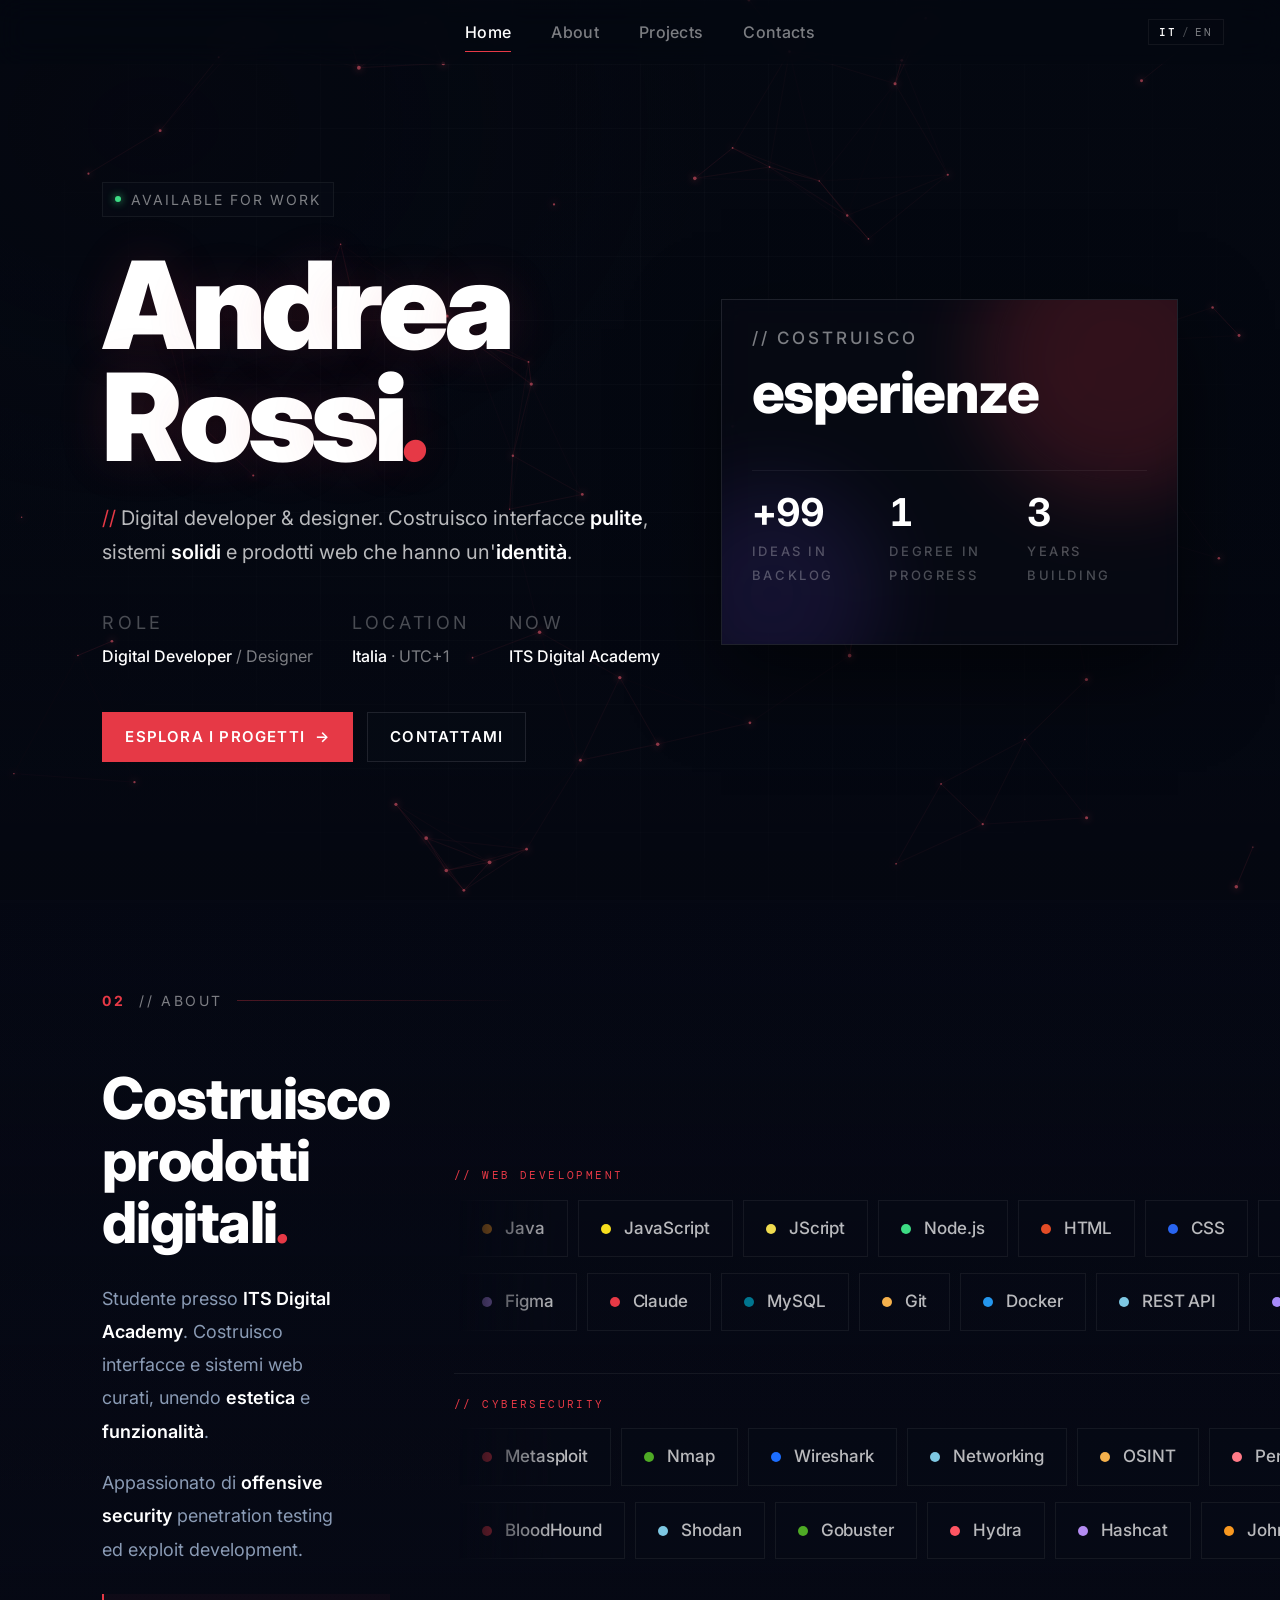
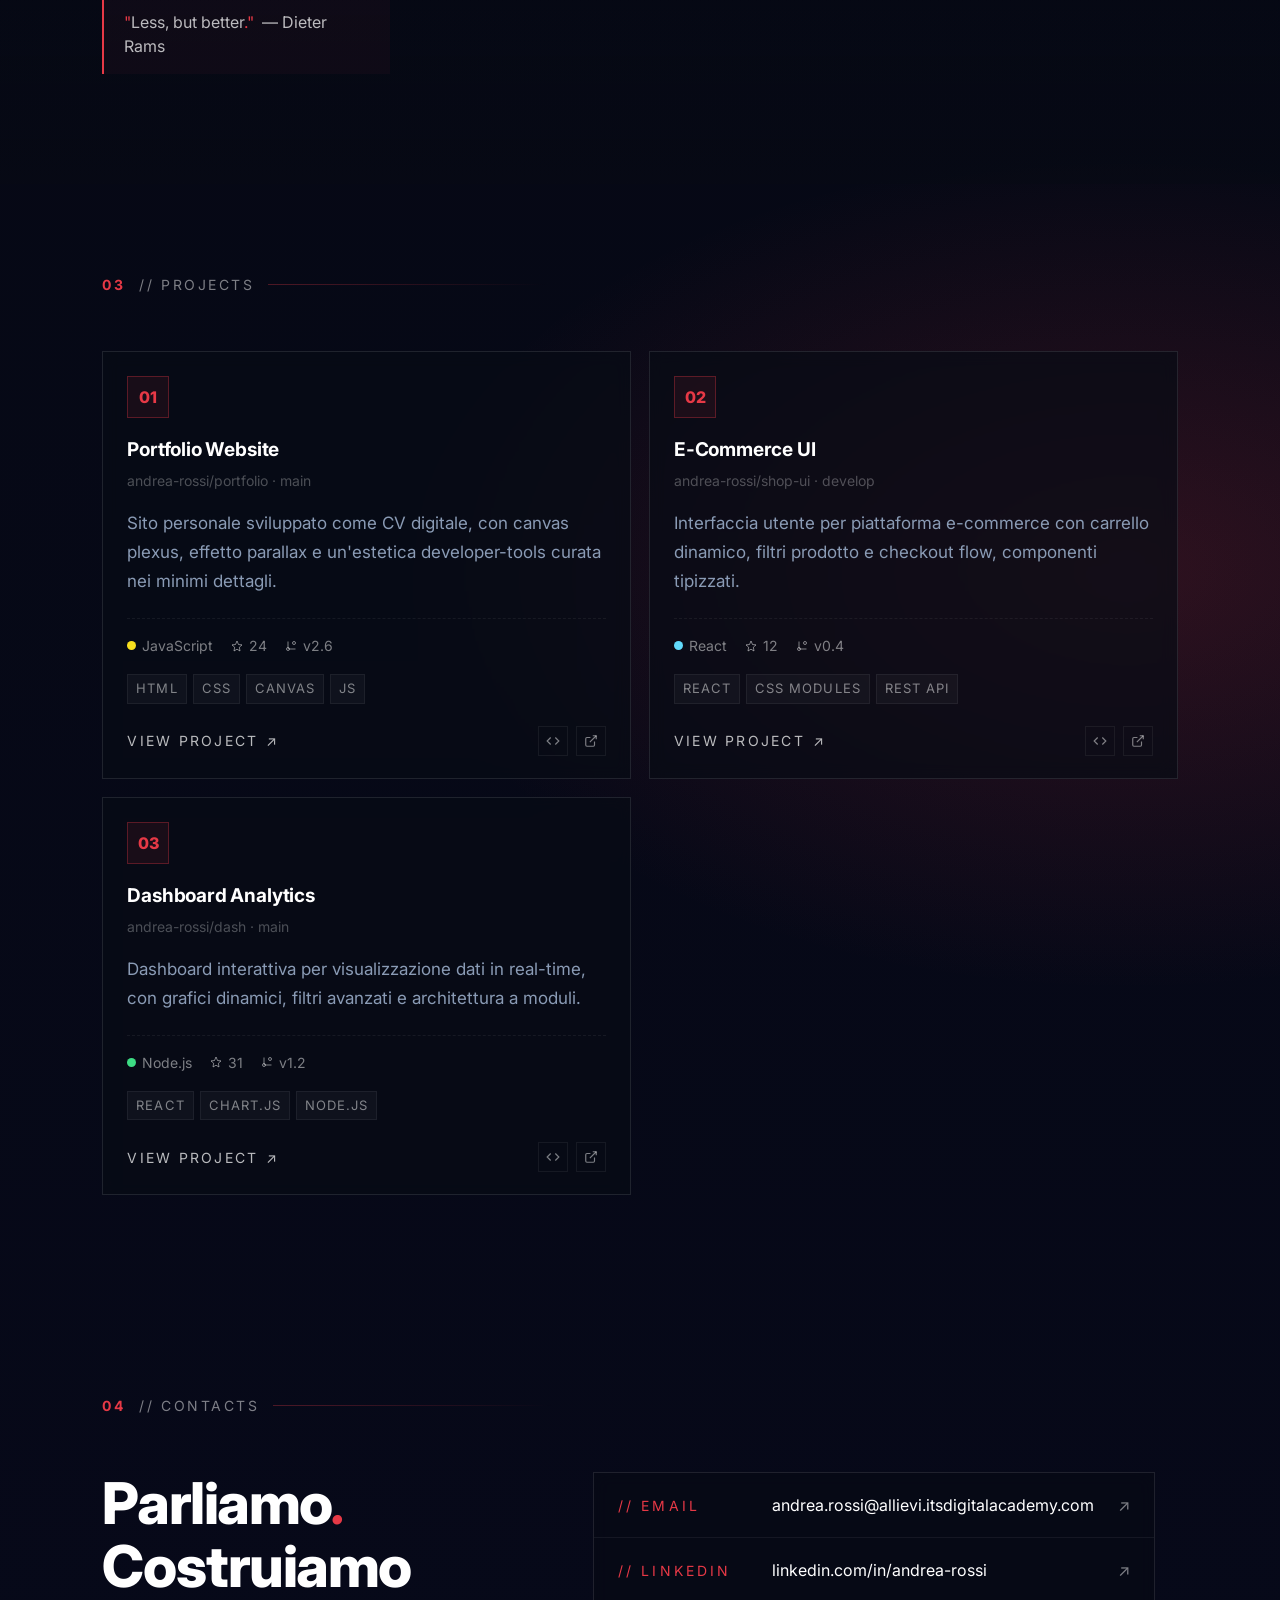
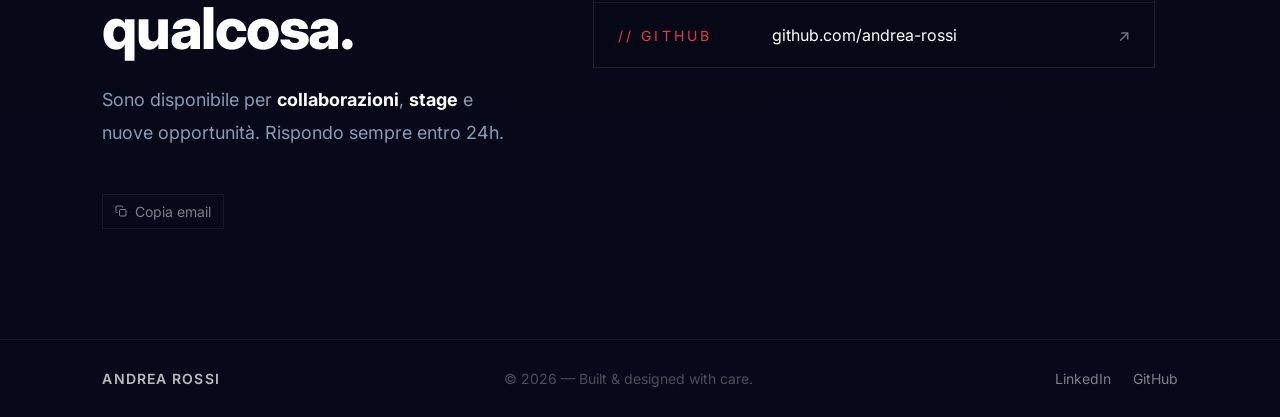
<file: src/index.html>
<!doctype html>
<html lang="it">
  <head>
    <meta charset="UTF-8" />
    <meta name="viewport" content="width=device-width, initial-scale=1.0" />
    <title>Andrea Rossi — Digital Developer &amp; Designer</title>
    <link rel="preconnect" href="https://fonts.googleapis.com" />
    <link rel="preconnect" href="https://fonts.gstatic.com" crossorigin />
    <link
      href="https://fonts.googleapis.com/css2?family=Inter:wght@400;500;600;700;800;900&family=DM+Mono:wght@400;500&display=swap"
      rel="stylesheet"
    />
    <link rel="stylesheet" href="style.css" />
  </head>
  <body>
    <div class="plexus-bg"></div>
    <div class="grid-overlay"></div>
    <canvas id="hero-canvas"></canvas>

    <!-- ───────────── Top bar — minimal & editorial ───────────── -->
    <header class="topbar">
      <nav class="nav">
        <a href="#home" class="active">Home</a>
        <a href="#about">About</a>
        <a href="#projects">Projects</a>
        <a href="#contacts">Contacts</a>
      </nav>
      <button class="lang-toggle" id="lang-toggle" title="Switch language">
        <span id="lang-active">IT</span>
        <span class="lang-sep">/</span>
        <span id="lang-inactive">EN</span>
      </button>
    </header>

    <main>
      <!-- ───────────── Hero ───────────── -->
      <section class="hero" id="home">
        <div class="hero-left">
          <div class="hero-tag">
            <span class="dot"></span>
            <span>available for work</span>
          </div>

          <h1>
            <span class="name-line">
              <span style="--i:0">A</span><span style="--i:1">n</span><span style="--i:2">d</span><span style="--i:3">r</span><span style="--i:4">e</span><span style="--i:5">a</span>
            </span>
            <span class="name-line">
              <span style="--i:6">R</span><span style="--i:7">o</span><span style="--i:8">s</span><span style="--i:9">s</span><span style="--i:10">i</span><span style="--i:11" class="accent">.</span>
            </span>
          </h1>

          <p class="hero-subline" data-i18n="hero-subline">
            <span class="red">//</span> Digital developer &amp; designer.
            Costruisco interfacce <strong>pulite</strong>, sistemi
            <strong>solidi</strong> e prodotti web che hanno un'<strong>identità</strong>.
          </p>

          <div class="hero-meta-grid">
            <div class="hero-meta-item">
              <div class="k">Role</div>
              <div class="v">Digital Developer <span class="dim">/ Designer</span></div>
            </div>
            <div class="hero-meta-item">
              <div class="k">Location</div>
              <div class="v">Italia <span class="dim">· UTC+1</span></div>
            </div>
            <div class="hero-meta-item">
              <div class="k">Now</div>
              <div class="v">ITS Digital Academy</div>
            </div>
          </div>

          <div class="hero-actions">
            <a class="btn btn-primary" href="#projects">
              <span data-i18n="btn-primary">Esplora i progetti</span>
              <span class="arrow">→</span>
            </a>
            <a class="btn btn-ghost" href="#contacts">
              <span data-i18n="btn-ghost">Contattami</span>
            </a>
          </div>
        </div>

        <div class="hero-right">
          <div class="manifesto">
            <span class="orb orb-a"></span>
            <span class="orb orb-b"></span>

            <div class="m-stage">
              <span class="m-prefix" data-i18n="m-prefix">// Costruisco</span>
              <div class="m-rotator" id="m-rotator">
                <span class="m-word active" data-i18n="mword-0">interfacce</span>
                <span class="m-word" data-i18n="mword-1">esperienze</span>
                <span class="m-word" data-i18n="mword-2">prodotti</span>
                <span class="m-word" data-i18n="mword-3">strumenti</span>
                <span class="m-word" data-i18n="mword-4">storie</span>
              </div>
            </div>

            <div class="m-divider"></div>

            <div class="m-counters">
              <div class="m-counter">
                <span class="num" data-to="99" data-prefix="+">+0</span>
                <span class="lbl">Ideas in backlog</span>
              </div>
              <div class="m-counter">
                <span class="num" data-to="1">0</span>
                <span class="lbl">Degree in progress</span>
              </div>
              <div class="m-counter">
                <span class="num" data-to="3">0</span>
                <span class="lbl">Years building</span>
              </div>
            </div>

          </div>
        </div>
      </section>

      <!-- ───────────── About ───────────── -->
      <section class="section" id="about">
        <div class="section-meta reveal">
          <span class="num">02</span>
          <span>// About</span>
          <span class="line"></span>
        </div>

        <div class="about-grid">
          <div class="about-bio">
            <h2 class="reveal reveal-d1" data-i18n="about-h2">
              Costruisco<br />
              prodotti digitali<span class="accent">.</span>
            </h2>
            <p class="reveal reveal-d2" data-i18n="about-p1">
              Studente presso <strong>ITS Digital Academy</strong>. Costruisco interfacce e sistemi web curati, unendo <strong>estetica</strong> e <strong>funzionalità</strong>.
            </p>
            <p class="reveal reveal-d3" data-i18n="about-p2">
              Appassionato di <strong>offensive security</strong> penetration testing ed exploit development.
            </p>

            <div class="about-quote reveal reveal-d3">
              <span>"</span>Less, but better<span>."</span> &nbsp;— Dieter Rams
            </div>
          </div>

          <div class="about-details reveal reveal-d2">
            <div class="stack-label">// Web Development</div>
            <div class="tech-marquee">
              <div class="mq">
                <div class="mq-track">
                  <span class="mq-chip"><span class="dot" style="background:#f89820"></span>Java</span>
                  <span class="mq-chip"><span class="dot" style="background:#f7df1e"></span>JavaScript</span>
                  <span class="mq-chip"><span class="dot" style="background:#f0db4f"></span>JScript</span>
                  <span class="mq-chip"><span class="dot" style="background:#3ddc84"></span>Node.js</span>
                  <span class="mq-chip"><span class="dot" style="background:#e34c26"></span>HTML</span>
                  <span class="mq-chip"><span class="dot" style="background:#2965f1"></span>CSS</span>
                  <span class="mq-chip"><span class="dot" style="background:#3572a5"></span>Python</span>
                  <span class="mq-chip"><span class="dot" style="background:#4eaa25"></span>Bash</span>
                  <span class="mq-chip"><span class="dot" style="background:#5391fe"></span>PowerShell</span>
                  <!-- duplicate for seamless loop -->
                  <span class="mq-chip"><span class="dot" style="background:#f89820"></span>Java</span>
                  <span class="mq-chip"><span class="dot" style="background:#f7df1e"></span>JavaScript</span>
                  <span class="mq-chip"><span class="dot" style="background:#f0db4f"></span>JScript</span>
                  <span class="mq-chip"><span class="dot" style="background:#3ddc84"></span>Node.js</span>
                  <span class="mq-chip"><span class="dot" style="background:#e34c26"></span>HTML</span>
                  <span class="mq-chip"><span class="dot" style="background:#2965f1"></span>CSS</span>
                  <span class="mq-chip"><span class="dot" style="background:#3572a5"></span>Python</span>
                  <span class="mq-chip"><span class="dot" style="background:#4eaa25"></span>Bash</span>
                  <span class="mq-chip"><span class="dot" style="background:#5391fe"></span>PowerShell</span>
                </div>
              </div>
              <div class="mq mq-rev">
                <div class="mq-track">
                  <span class="mq-chip"><span class="dot" style="background:#b48cf2"></span>Figma</span>
                  <span class="mq-chip"><span class="dot" style="background:#e63946"></span>Claude</span>
                  <span class="mq-chip"><span class="dot" style="background:#00758f"></span>MySQL</span>
                  <span class="mq-chip"><span class="dot" style="background:#f5b14c"></span>Git</span>
                  <span class="mq-chip"><span class="dot" style="background:#2496ed"></span>Docker</span>
                  <span class="mq-chip"><span class="dot" style="background:#7ec8e3"></span>REST API</span>
                  <span class="mq-chip"><span class="dot" style="background:#a78bfa"></span>Linux/Windows Server</span>
                  <!-- duplicate -->
                  <span class="mq-chip"><span class="dot" style="background:#b48cf2"></span>Figma</span>
                  <span class="mq-chip"><span class="dot" style="background:#e63946"></span>Claude</span>
                  <span class="mq-chip"><span class="dot" style="background:#00758f"></span>MySQL</span>
                  <span class="mq-chip"><span class="dot" style="background:#f5b14c"></span>Git</span>
                  <span class="mq-chip"><span class="dot" style="background:#2496ed"></span>Docker</span>
                  <span class="mq-chip"><span class="dot" style="background:#7ec8e3"></span>REST API</span>
                  <span class="mq-chip"><span class="dot" style="background:#a78bfa"></span>Linux/Windows Server</span>
                </div>
              </div>
            </div>

            <div class="cyber-section">
              <div class="stack-label">// Cybersecurity</div>
              <div class="tech-marquee">
                <div class="mq">
                  <div class="mq-track">
                    <span class="mq-chip"><span class="dot" style="background:#e63946"></span>Metasploit</span>
                    <span class="mq-chip"><span class="dot" style="background:#4eaa25"></span>Nmap</span>
                    <span class="mq-chip"><span class="dot" style="background:#1c6eff"></span>Wireshark</span>
                    <span class="mq-chip"><span class="dot" style="background:#7ec8e3"></span>Networking</span>
                    <span class="mq-chip"><span class="dot" style="background:#f5b14c"></span>OSINT</span>
                    <span class="mq-chip"><span class="dot" style="background:#ff7a87"></span>Pen Testing</span>
                    <span class="mq-chip"><span class="dot" style="background:#f5b14c"></span>BeEF</span>
                    <span class="mq-chip"><span class="dot" style="background:#ff5563"></span>Mimikatz</span>
                    <!-- duplicate -->
                    <span class="mq-chip"><span class="dot" style="background:#e63946"></span>Metasploit</span>
                    <span class="mq-chip"><span class="dot" style="background:#4eaa25"></span>Nmap</span>
                    <span class="mq-chip"><span class="dot" style="background:#1c6eff"></span>Wireshark</span>
                    <span class="mq-chip"><span class="dot" style="background:#7ec8e3"></span>Networking</span>
                    <span class="mq-chip"><span class="dot" style="background:#f5b14c"></span>OSINT</span>
                    <span class="mq-chip"><span class="dot" style="background:#ff7a87"></span>Pen Testing</span>
                    <span class="mq-chip"><span class="dot" style="background:#f5b14c"></span>BeEF</span>
                    <span class="mq-chip"><span class="dot" style="background:#ff5563"></span>Mimikatz</span>
                  </div>
                </div>
                <div class="mq mq-rev">
                  <div class="mq-track">
                    <span class="mq-chip"><span class="dot" style="background:#e63946"></span>BloodHound</span>
                    <span class="mq-chip"><span class="dot" style="background:#7ec8e3"></span>Shodan</span>
                    <span class="mq-chip"><span class="dot" style="background:#4eaa25"></span>Gobuster</span>
                    <span class="mq-chip"><span class="dot" style="background:#ff5563"></span>Hydra</span>
                    <span class="mq-chip"><span class="dot" style="background:#b48cf2"></span>Hashcat</span>
                    <span class="mq-chip"><span class="dot" style="background:#f89820"></span>John the Ripper</span>
                    <span class="mq-chip"><span class="dot" style="background:#2496ed"></span>Aircrack-ng</span>
                    <span class="mq-chip"><span class="dot" style="background:#3ddc84"></span>tcpdump</span>
                    <!-- duplicate -->
                    <span class="mq-chip"><span class="dot" style="background:#e63946"></span>BloodHound</span>
                    <span class="mq-chip"><span class="dot" style="background:#7ec8e3"></span>Shodan</span>
                    <span class="mq-chip"><span class="dot" style="background:#4eaa25"></span>Gobuster</span>
                    <span class="mq-chip"><span class="dot" style="background:#ff5563"></span>Hydra</span>
                    <span class="mq-chip"><span class="dot" style="background:#b48cf2"></span>Hashcat</span>
                    <span class="mq-chip"><span class="dot" style="background:#f89820"></span>John the Ripper</span>
                    <span class="mq-chip"><span class="dot" style="background:#2496ed"></span>Aircrack-ng</span>
                    <span class="mq-chip"><span class="dot" style="background:#3ddc84"></span>tcpdump</span>
                  </div>
                </div>
              </div>
            </div>
          </div>
        </div>
      </section>

      <!-- ───────────── Projects ───────────── -->
      <section class="section" id="projects">
        <div class="section-meta reveal">
          <span class="num">03</span>
          <span>// Projects</span>
          <span class="line"></span>
        </div>

<div class="projects-grid">
          <!-- Card 1 -->
          <article class="proj-card reveal reveal-d1" data-tags="web,ui">
            <div class="proj-card-head">
              <div class="proj-icon">01</div>
            </div>
            <h3 class="proj-title">Portfolio Website</h3>
            <div class="proj-slug">andrea-rossi/portfolio · main</div>
            <p class="proj-desc" data-i18n="proj-desc-1">
              Sito personale sviluppato come CV digitale, con canvas plexus,
              effetto parallax e un'estetica developer-tools curata nei minimi dettagli.
            </p>
            <div class="proj-stats">
              <span class="stat">
                <span class="lang-dot" style="background:#f7df1e"></span>
                JavaScript
              </span>
              <span class="stat">
                <svg viewBox="0 0 24 24" fill="none" stroke-width="2"><path d="M12 2l3 7 7 .8-5.3 4.7L18 22l-6-3.6L6 22l1.3-7.5L2 9.8 9 9z"/></svg>
                24
              </span>
              <span class="stat">
                <svg viewBox="0 0 24 24" fill="none" stroke-width="2"><path d="M6 3v12a3 3 0 003 3h12"/><circle cx="6" cy="18" r="3"/><circle cx="18" cy="6" r="3"/></svg>
                v2.6
              </span>
            </div>
            <div class="proj-tags">
              <span>HTML</span><span>CSS</span><span>Canvas</span><span>JS</span>
            </div>
            <div class="proj-footer">
              <a href="#" class="proj-link">View project <span class="arr">↗</span></a>
              <div class="proj-actions">
                <a href="#" title="Code">
                  <svg viewBox="0 0 24 24" fill="none" stroke="currentColor" stroke-width="2"><polyline points="16 18 22 12 16 6"/><polyline points="8 6 2 12 8 18"/></svg>
                </a>
                <a href="#" title="Live">
                  <svg viewBox="0 0 24 24" fill="none" stroke="currentColor" stroke-width="2"><path d="M18 13v6a2 2 0 01-2 2H5a2 2 0 01-2-2V8a2 2 0 012-2h6"/><polyline points="15 3 21 3 21 9"/><line x1="10" y1="14" x2="21" y2="3"/></svg>
                </a>
              </div>
            </div>
          </article>

          <!-- Card 2 -->
          <article class="proj-card reveal reveal-d2" data-tags="web,ui">
            <div class="proj-card-head">
              <div class="proj-icon">02</div>
            </div>
            <h3 class="proj-title">E-Commerce UI</h3>
            <div class="proj-slug">andrea-rossi/shop-ui · develop</div>
            <p class="proj-desc" data-i18n="proj-desc-2">
              Interfaccia utente per piattaforma e-commerce con carrello dinamico,
              filtri prodotto e checkout flow, componenti tipizzati.
            </p>
            <div class="proj-stats">
              <span class="stat">
                <span class="lang-dot" style="background:#61dafb"></span>
                React
              </span>
              <span class="stat">
                <svg viewBox="0 0 24 24" fill="none" stroke-width="2"><path d="M12 2l3 7 7 .8-5.3 4.7L18 22l-6-3.6L6 22l1.3-7.5L2 9.8 9 9z"/></svg>
                12
              </span>
              <span class="stat">
                <svg viewBox="0 0 24 24" fill="none" stroke-width="2"><path d="M6 3v12a3 3 0 003 3h12"/><circle cx="6" cy="18" r="3"/><circle cx="18" cy="6" r="3"/></svg>
                v0.4
              </span>
            </div>
            <div class="proj-tags">
              <span>React</span><span>CSS Modules</span><span>REST API</span>
            </div>
            <div class="proj-footer">
              <a href="#" class="proj-link">View project <span class="arr">↗</span></a>
              <div class="proj-actions">
                <a href="#" title="Code">
                  <svg viewBox="0 0 24 24" fill="none" stroke="currentColor" stroke-width="2"><polyline points="16 18 22 12 16 6"/><polyline points="8 6 2 12 8 18"/></svg>
                </a>
                <a href="#" title="Live">
                  <svg viewBox="0 0 24 24" fill="none" stroke="currentColor" stroke-width="2"><path d="M18 13v6a2 2 0 01-2 2H5a2 2 0 01-2-2V8a2 2 0 012-2h6"/><polyline points="15 3 21 3 21 9"/><line x1="10" y1="14" x2="21" y2="3"/></svg>
                </a>
              </div>
            </div>
          </article>

          <!-- Card 3 -->
          <article class="proj-card reveal reveal-d3" data-tags="data,ui">
            <div class="proj-card-head">
              <div class="proj-icon">03</div>
            </div>
            <h3 class="proj-title">Dashboard Analytics</h3>
            <div class="proj-slug">andrea-rossi/dash · main</div>
            <p class="proj-desc" data-i18n="proj-desc-3">
              Dashboard interattiva per visualizzazione dati in real-time, con grafici
              dinamici, filtri avanzati e architettura a moduli.
            </p>
            <div class="proj-stats">
              <span class="stat">
                <span class="lang-dot" style="background:#3ddc84"></span>
                Node.js
              </span>
              <span class="stat">
                <svg viewBox="0 0 24 24" fill="none" stroke-width="2"><path d="M12 2l3 7 7 .8-5.3 4.7L18 22l-6-3.6L6 22l1.3-7.5L2 9.8 9 9z"/></svg>
                31
              </span>
              <span class="stat">
                <svg viewBox="0 0 24 24" fill="none" stroke-width="2"><path d="M6 3v12a3 3 0 003 3h12"/><circle cx="6" cy="18" r="3"/><circle cx="18" cy="6" r="3"/></svg>
                v1.2
              </span>
            </div>
            <div class="proj-tags">
              <span>React</span><span>Chart.js</span><span>Node.js</span>
            </div>
            <div class="proj-footer">
              <a href="#" class="proj-link">View project <span class="arr">↗</span></a>
              <div class="proj-actions">
                <a href="#" title="Code">
                  <svg viewBox="0 0 24 24" fill="none" stroke="currentColor" stroke-width="2"><polyline points="16 18 22 12 16 6"/><polyline points="8 6 2 12 8 18"/></svg>
                </a>
                <a href="#" title="Live">
                  <svg viewBox="0 0 24 24" fill="none" stroke="currentColor" stroke-width="2"><path d="M18 13v6a2 2 0 01-2 2H5a2 2 0 01-2-2V8a2 2 0 012-2h6"/><polyline points="15 3 21 3 21 9"/><line x1="10" y1="14" x2="21" y2="3"/></svg>
                </a>
              </div>
            </div>
          </article>
        </div>
      </section>

      <!-- ───────────── Contacts ───────────── -->
      <section class="section" id="contacts">
        <div class="section-meta reveal">
          <span class="num">04</span>
          <span>// Contacts</span>
          <span class="line"></span>
        </div>

        <div class="contacts-grid">
          <div class="contacts-info">
            <h2 class="reveal reveal-d1" data-i18n="contacts-h2">
              Parliamo<span class="accent">.</span><br />
              Costruiamo<br />
              qualcosa.
            </h2>
            <p class="reveal reveal-d2" data-i18n="contacts-p">
              Sono disponibile per <strong style="color:var(--fg)">collaborazioni</strong>,
              <strong style="color:var(--fg)">stage</strong> e nuove
              opportunità. Rispondo sempre entro 24h.
            </p>



            <button class="copy-btn reveal reveal-d3" id="copy-email" data-email="andrea.rossi@allievi.itsdigitalacademy.com">
              <svg width="12" height="12" viewBox="0 0 24 24" fill="none" stroke="currentColor" stroke-width="2"><rect x="9" y="9" width="13" height="13" rx="2"/><path d="M5 15H4a2 2 0 01-2-2V4a2 2 0 012-2h9a2 2 0 012 2v1"/></svg>
              <span data-i18n="copy-email-btn">Copia email</span>
            </button>
          </div>

          <div class="contact-links reveal reveal-d2">
            <a class="contact-row" href="mailto:andrea.rossi@allievi.itsdigitalacademy.com">
              <span class="cr-label">// Email</span>
              <span class="cr-val">andrea.rossi@allievi.itsdigitalacademy.com</span>
              <span class="cr-arrow">↗</span>
            </a>
            <a class="contact-row" href="#">
              <span class="cr-label">// LinkedIn</span>
              <span class="cr-val">linkedin.com/in/andrea-rossi</span>
              <span class="cr-arrow">↗</span>
            </a>
            <a class="contact-row" href="#">
              <span class="cr-label">// GitHub</span>
              <span class="cr-val">github.com/andrea-rossi</span>
              <span class="cr-arrow">↗</span>
            </a>
          </div>
        </div>
      </section>

      <footer>
        <div class="name">ANDREA ROSSI</div>
        <div>© 2026 — Built &amp; designed with care.</div>
        <div>
          <a href="#">LinkedIn</a>
          <a href="#">GitHub</a>
        </div>
      </footer>
    </main>

    <script src="main.js"></script>
  </body>
</html>
</file>
<file: src/style.css>
/* ───────────────────────────────────────────────────────────────
   Andrea Rossi — Portfolio v2
   Aesthetic: developer-tools (VS Code / n8n inspired)
   Palette: navy + red, plexus background
─────────────────────────────────────────────────────────────── */

:root {
  --bg-0: #050811;
  --bg-1: #070b14;
  --bg-2: #0d1422;
  --bg-3: #131a2a;
  --bg-card: rgba(8, 12, 22, 0.55);
  --bg-card-solid: #0a0f1c;

  --line: rgba(255, 255, 255, 0.06);
  --line-strong: rgba(255, 255, 255, 0.10);
  --line-red: rgba(230, 57, 70, 0.32);

  --fg: #ffffff;
  --fg-2: rgba(255, 255, 255, 0.72);
  --fg-3: rgba(255, 255, 255, 0.48);
  --fg-4: rgba(255, 255, 255, 0.28);
  --muted: #8a9bb5;

  --red: #e63946;
  --red-2: #ff5563;
  --red-soft: rgba(230, 57, 70, 0.12);
  --green: #3ddc84;
  --amber: #f5b14c;
  --blue: #7ec8e3;
  --purple: #b48cf2;

  --font-body: "Inter", system-ui, -apple-system, sans-serif;
  --font-mono: "Inter", system-ui, sans-serif;
  --font-data: "DM Mono", ui-monospace, monospace;

  --nav-h: 64px;
  --status-h: 28px;
}

*, *::before, *::after { box-sizing: border-box; margin: 0; padding: 0; }

html { scroll-behavior: smooth; }
html, body { background: var(--bg-0); color: var(--fg); }

body {
  font-family: var(--font-body);
  font-size: 16px;
  line-height: 1.5;
  min-height: 100vh;
  overflow-x: hidden;
  background:
    radial-gradient(1200px 700px at 88% 60%, rgba(230,57,70,0.18) 0%, transparent 60%),
    linear-gradient(180deg, #050811 0%, #07091a 100%);
  animation: page-fade 0.7s ease both;
}

@keyframes page-fade { from { opacity: 0; } to { opacity: 1; } }

/* Plexus background — fixed full viewport */
.plexus-bg {
  position: fixed;
  inset: 0;
  background-size: cover;
  background-position: center;
  z-index: 0;
  opacity: 0.85;
  pointer-events: none;
}
.plexus-bg::after {
  content: "";
  position: absolute;
  inset: 0;
  background:
    linear-gradient(180deg, rgba(5,8,17,0.55) 0%, rgba(5,8,17,0.55) 60%, rgba(5,8,17,0.85) 100%),
    radial-gradient(800px 600px at 12% 14%, rgba(5,8,17,0.85) 0%, transparent 70%);
}

/* Fine grid noise overlay */
.grid-overlay {
  position: fixed;
  inset: 0;
  background-image:
    linear-gradient(rgba(255,255,255,0.018) 1px, transparent 1px),
    linear-gradient(90deg, rgba(255,255,255,0.018) 1px, transparent 1px);
  background-size: 64px 64px;
  pointer-events: none;
  z-index: 1;
  mask-image: radial-gradient(circle at 50% 40%, black 30%, transparent 90%);
}

/* canvas hero */
#hero-canvas {
  position: fixed;
  inset: 0;
  width: 100%;
  height: 100%;
  z-index: 2;
  pointer-events: none;
  opacity: 0.55;
  mix-blend-mode: screen;
}

/* ───────────────── Top bar — minimal & editorial ─────────────────  */

.topbar {
  position: fixed;
  top: 0; left: 0; right: 0;
  height: var(--nav-h);
  z-index: 50;
  display: flex;
  align-items: center;
  justify-content: center;
  padding: 0 clamp(24px, 5vw, 56px);
  gap: 28px;
  background: rgba(5, 8, 17, 0.55);
  backdrop-filter: blur(14px);
  -webkit-backdrop-filter: blur(14px);
}

.brand {
  display: flex;
  align-items: center;
  gap: 14px;
  text-decoration: none;
  color: var(--fg);
}
.brand-mark {
  width: 30px;
  height: 30px;
  display: grid;
  place-items: center;
  background: var(--red);
  font-family: var(--font-body);
  font-weight: 800;
  font-size: 12px;
  letter-spacing: 0.04em;
  color: white;
  flex-shrink: 0;
}
.brand-text {
  display: flex;
  flex-direction: column;
  line-height: 1.15;
}
.brand-text .nm {
  font-family: var(--font-body);
  font-size: 14px;
  font-weight: 600;
  letter-spacing: -0.005em;
  color: var(--fg);
}
.brand-text .rl {
  font-family: var(--font-mono);
  font-size: 10px;
  letter-spacing: 0.16em;
  text-transform: uppercase;
  color: var(--fg-3);
}

/* nav links — clean and professional */
.nav {
  display: flex;
  align-items: center;
  gap: 40px;
}
.nav a {
  position: relative;
  font-family: var(--font-body);
  font-size: 16px;
  font-weight: 500;
  letter-spacing: 0.02em;
  color: var(--fg-3);
  text-decoration: none;
  padding: 4px 0;
  transition: color 0.2s ease;
}
.nav a::after {
  content: "";
  position: absolute;
  left: 0; right: 0; bottom: -4px;
  height: 1px;
  background: var(--red);
  transform: scaleX(0);
  transform-origin: left;
  transition: transform 0.25s ease;
}
.nav a:hover { color: var(--fg); }
.nav a.active { color: var(--fg); }
.nav a.active::after,
.nav a:hover::after { transform: scaleX(1); }

.nav-cta {
  display: inline-flex;
  align-items: center;
  gap: 8px;
  font-family: var(--font-body);
  font-size: 13px;
  font-weight: 500;
  color: var(--fg);
  text-decoration: none;
  padding: 8px 16px;
  border: 1px solid var(--line-strong);
  transition: border-color 0.2s ease, background 0.2s ease;
}
.nav-cta:hover { border-color: var(--red); background: rgba(230,57,70,0.06); }
.nav-cta .pill-dot {
  width: 6px; height: 6px; border-radius: 50%;
  background: var(--green);
  box-shadow: 0 0 6px var(--green);
  animation: pulse 2s ease-in-out infinite;
}

@keyframes pulse {
  0%, 100% { opacity: 1; }
  50% { opacity: 0.35; }
}

.lang-toggle {
  position: absolute;
  right: clamp(24px, 5vw, 56px);
  display: inline-flex;
  align-items: center;
  gap: 5px;
  background: transparent;
  border: 1px solid var(--line);
  padding: 5px 10px;
  font-family: var(--font-data);
  font-size: 11px;
  letter-spacing: 0.16em;
  color: var(--fg-3);
  cursor: pointer;
  transition: border-color 0.2s ease, color 0.2s ease;
}
.lang-toggle:hover { border-color: var(--line-strong); color: var(--fg); }
#lang-active { color: var(--fg); font-weight: 500; }
.lang-sep { color: var(--fg-4); }

/* ───────────────── Status bar (bottom, VS Code) ───────────────── */

.statusbar {
  position: fixed;
  bottom: 0; left: 0; right: 0;
  height: var(--status-h);
  z-index: 50;
  display: flex;
  align-items: center;
  padding: 0 16px;
  gap: 18px;
  background: rgba(230, 57, 70, 0.95);
  font-family: var(--font-mono);
  font-size: 11px;
  letter-spacing: 0.02em;
  color: rgba(255,255,255,0.92);
}
.statusbar .sep { width: 1px; height: 14px; background: rgba(255,255,255,0.22); }
.statusbar .item { display: inline-flex; align-items: center; gap: 6px; }
.statusbar .item.right { margin-left: auto; }
.statusbar .item svg { width: 12px; height: 12px; }

/* ───────────────── Page layout ───────────────── */

main {
  position: relative;
  z-index: 5;
  padding-top: var(--nav-h);
}

.section {
  position: relative;
  padding: 90px clamp(40px, 8vw, 120px) 110px;
  max-width: 1480px;
  margin: 0 auto;
}

.section-meta {
  display: flex;
  align-items: center;
  gap: 14px;
  margin-bottom: 56px;
  font-family: var(--font-mono);
  font-size: 14px;
  letter-spacing: 0.18em;
  text-transform: uppercase;
  color: var(--fg-3);
}
.section-meta .num {
  color: var(--red);
  font-weight: 700;
}
.section-meta .line {
  flex: 1;
  height: 1px;
  background: linear-gradient(90deg, var(--line-red), transparent);
  max-width: 280px;
}

/* ───────────────── Hero ───────────────── */

.hero {
  min-height: calc(100vh - var(--nav-h));
  display: grid;
  grid-template-columns: 1.1fr 0.9fr;
  align-items: center;
  gap: 60px;
  padding: 60px clamp(40px, 8vw, 120px) 80px;
  max-width: 1480px;
  margin: 0 auto;
  position: relative;
}

.hero-left { position: relative; z-index: 3; }

.hero-tag {
  display: inline-flex;
  align-items: center;
  gap: 10px;
  font-family: var(--font-mono);
  font-size: 14px;
  letter-spacing: 0.14em;
  text-transform: uppercase;
  color: var(--fg-3);
  padding: 6px 12px;
  border: 1px solid var(--line);
  background: rgba(8,12,22,0.5);
  margin-bottom: 32px;
  animation: title-in 0.8s ease both;
}
.hero-tag .dot {
  width: 6px; height: 6px; border-radius: 50%;
  background: var(--green);
  box-shadow: 0 0 8px var(--green);
  animation: pulse 2s ease-in-out infinite;
}

.hero h1 {
  font-family: var(--font-body);
  font-weight: 900;
  font-size: clamp(4.5rem, 9.5vw, 8.4rem);
  line-height: 0.92;
  letter-spacing: -0.04em;
  color: var(--fg);
  margin-bottom: 28px;
  text-shadow: 0 0 50px rgba(230,57,70,0.15);
}
.hero h1 .name-line { display: block; }
.hero h1 .name-line span {
  display: inline-block;
  opacity: 0;
  animation: letter-in 0.55s cubic-bezier(0.2, 1, 0.3, 1) calc(0.35s + var(--i) * 0.05s) forwards;
}
.hero h1 .accent {
  color: var(--red);
  font-style: italic;
  font-weight: 800;
}

@keyframes letter-in {
  from { opacity: 0; transform: translateY(28px); }
  to { opacity: 1; transform: none; }
}
@keyframes title-in {
  from { opacity: 0; transform: translateY(14px); }
  to { opacity: 1; transform: none; }
}

.hero-subline {
  font-family: var(--font-mono);
  font-size: 20px;
  color: var(--fg-2);
  margin-bottom: 40px;
  max-width: 560px;
  line-height: 1.7;
  animation: title-in 0.9s ease 0.6s both;
}
.hero-subline .red { color: var(--red); }
.hero-subline strong { color: var(--fg); font-weight: 600; }

.hero-meta-grid {
  display: grid;
  grid-template-columns: repeat(3, auto);
  gap: 38px;
  margin-bottom: 44px;
  animation: title-in 0.9s ease 0.85s both;
}
.hero-meta-item .k {
  font-family: var(--font-mono);
  font-size: 18px;
  text-transform: uppercase;
  letter-spacing: 0.2em;
  color: var(--fg-4);
  margin-bottom: 8px;
}
.hero-meta-item .v {
  font-family: var(--font-mono);
  font-size: 16px;
  color: var(--fg);
  font-weight: 500;
}
.hero-meta-item .v .dim { color: var(--fg-3); font-weight: 400; }

.hero-actions {
  display: flex;
  gap: 14px;
  animation: title-in 0.9s ease 1s both;
}

.btn {
  display: inline-flex;
  align-items: center;
  gap: 10px;
  padding: 13px 22px;
  font-family: var(--font-mono);
  font-size: 15px;
  font-weight: 600;
  letter-spacing: 0.08em;
  text-transform: uppercase;
  text-decoration: none;
  border: 1px solid transparent;
  transition: transform 0.2s ease, background 0.2s ease, border-color 0.2s ease, color 0.2s ease;
  cursor: pointer;
}
.btn-primary {
  background: var(--red);
  color: white;
  border-color: var(--red);
}
.btn-primary:hover { background: var(--red-2); transform: translateY(-2px); }
.btn-ghost {
  background: rgba(8,12,22,0.6);
  color: var(--fg);
  border-color: var(--line-strong);
}
.btn-ghost:hover { border-color: var(--red); color: var(--red); }
.btn .arrow {
  display: inline-block;
  transition: transform 0.2s ease;
}
.btn:hover .arrow { transform: translateX(3px); }

/* Hero right column: IDE editor card */
.hero-right { position: relative; z-index: 3; }

.ide-card {
  width: 100%;
  background: rgba(7, 10, 20, 0.85);
  border: 1px solid var(--line-strong);
  box-shadow:
    0 30px 80px rgba(0,0,0,0.55),
    0 0 0 1px rgba(230,57,70,0.06);
  backdrop-filter: blur(12px);
  animation: title-in 1s ease 0.7s both;
  position: relative;
}
.ide-card::before {
  content: "";
  position: absolute;
  inset: -1px;
  border: 1px solid transparent;
  background: linear-gradient(135deg, rgba(230,57,70,0.4), transparent 30%, transparent 70%, rgba(230,57,70,0.2)) border-box;
  -webkit-mask: linear-gradient(#000 0 0) padding-box, linear-gradient(#000 0 0);
  -webkit-mask-composite: xor;
          mask-composite: exclude;
  pointer-events: none;
}

.ide-bar {
  display: flex;
  align-items: center;
  padding: 10px 14px;
  background: rgba(0,0,0,0.4);
  border-bottom: 1px solid var(--line);
}
.ide-bar .dots {
  display: flex;
  gap: 6px;
  margin-right: 16px;
}
.ide-bar .dots span {
  width: 10px; height: 10px; border-radius: 50%;
  background: rgba(255,255,255,0.10);
}
.ide-bar .dots span:nth-child(1) { background: var(--red); }
.ide-bar .dots span:nth-child(2) { background: var(--amber); opacity: 0.7;}
.ide-bar .dots span:nth-child(3) { background: var(--green); opacity: 0.7;}
.ide-bar .ide-title {
  font-family: var(--font-mono);
  font-size: 11px;
  color: var(--fg-3);
}

.ide-tabbar {
  display: flex;
  background: rgba(0,0,0,0.2);
  border-bottom: 1px solid var(--line);
}
.ide-tab {
  display: inline-flex;
  align-items: center;
  gap: 8px;
  padding: 8px 14px;
  font-family: var(--font-mono);
  font-size: 11px;
  color: var(--fg-3);
  border-right: 1px solid var(--line);
}
.ide-tab.active { color: var(--fg); background: rgba(255,255,255,0.025); border-bottom: 1px solid var(--red); margin-bottom: -1px; }
.ide-tab .lang-dot { width: 7px; height: 7px; border-radius: 50%; }

.ide-body {
  display: grid;
  grid-template-columns: 32px 1fr;
  padding: 16px 18px 18px 0;
  font-family: var(--font-mono);
  font-size: 13px;
  line-height: 1.7;
  min-height: 340px;
}
.gutter {
  text-align: right;
  padding-right: 14px;
  color: var(--fg-4);
  user-select: none;
}
.gutter div { padding-right: 0; }

.code .line { white-space: pre; min-height: 1.7em; }
.code .k { color: var(--red); }
.code .key { color: var(--blue); }
.code .str { color: #98c379; }
.code .num { color: var(--amber); }
.code .fn { color: var(--purple); }
.code .cmt { color: var(--fg-4); font-style: italic; }
.code .punct { color: var(--fg-3); }
.code .ident { color: var(--fg); }
.code .arr { color: var(--fg-3); }

/* ───────────────── Hero right — Profile Dossier ─────────────────
   Editorial card with portrait placeholder + typographic manifest
─────────────────────────────────────────────────────────────────── */

.dossier {
  position: relative;
  background: rgba(7, 10, 20, 0.72);
  border: 1px solid var(--line-strong);
  padding: 22px 22px 26px;
  box-shadow: 0 30px 80px rgba(0,0,0,0.55);
  backdrop-filter: blur(12px);
  animation: title-in 1s ease 0.7s both;
  overflow: hidden;
}

/* corner crosshairs */
.dossier::before,
.dossier::after {
  content: "";
  position: absolute;
  width: 14px; height: 14px;
  border: 1px solid var(--red);
  opacity: 0.65;
}
.dossier::before { top: -1px; left: -1px; border-right: none; border-bottom: none; }
.dossier::after  { bottom: -1px; right: -1px; border-left: none; border-top: none; }

.dossier-head {
  display: flex;
  align-items: center;
  justify-content: space-between;
  font-family: var(--font-mono);
  font-size: 10px;
  letter-spacing: 0.22em;
  text-transform: uppercase;
  color: var(--fg-4);
  margin-bottom: 18px;
}
.dossier-head .red { color: var(--red); }
.dossier-head .right { display: inline-flex; gap: 14px; }

.dossier-portrait {
  position: relative;
  width: 100%;
  aspect-ratio: 4 / 3;
  background:
    repeating-linear-gradient(
      135deg,
      rgba(255,255,255,0.025) 0 6px,
      transparent 6px 12px
    ),
    linear-gradient(180deg, rgba(230,57,70,0.10), rgba(7,10,20,0.6));
  border: 1px solid var(--line);
  margin-bottom: 22px;
  display: grid;
  place-items: center;
  overflow: hidden;
}
/* big initials watermark behind */
.dossier-portrait .initials {
  font-family: var(--font-body);
  font-size: clamp(8rem, 18vw, 14rem);
  font-weight: 900;
  letter-spacing: -0.06em;
  color: rgba(255,255,255,0.04);
  line-height: 0.85;
  -webkit-text-stroke: 1px rgba(230,57,70,0.18);
}
.dossier-portrait .ph-label {
  position: absolute;
  bottom: 10px; left: 12px;
  font-family: var(--font-mono);
  font-size: 9px;
  letter-spacing: 0.2em;
  text-transform: uppercase;
  color: var(--fg-4);
}
.dossier-portrait .ph-coord {
  position: absolute;
  top: 10px; right: 12px;
  font-family: var(--font-mono);
  font-size: 9px;
  letter-spacing: 0.2em;
  color: var(--fg-4);
}

/* portrait ruler ticks */
.dossier-portrait::after {
  content: "";
  position: absolute;
  left: 0; right: 0; bottom: 0;
  height: 6px;
  background-image: linear-gradient(90deg, rgba(255,255,255,0.18) 1px, transparent 1px);
  background-size: 20px 100%;
  opacity: 0.4;
}

.dossier-meta {
  display: grid;
  grid-template-columns: 1fr 1fr;
  gap: 16px 24px;
  padding-top: 18px;
  border-top: 1px dashed var(--line);
}
.dossier-row .k {
  font-family: var(--font-mono);
  font-size: 9px;
  letter-spacing: 0.22em;
  text-transform: uppercase;
  color: var(--fg-4);
  margin-bottom: 4px;
}
.dossier-row .v {
  font-family: var(--font-body);
  font-size: 14px;
  font-weight: 600;
  color: var(--fg);
  letter-spacing: -0.005em;
}
.dossier-row .v .dim { color: var(--fg-3); font-weight: 400; }

.dossier-now {
  margin-top: 18px;
  padding-top: 16px;
  border-top: 1px dashed var(--line);
  display: flex;
  align-items: center;
  gap: 10px;
  font-family: var(--font-mono);
  font-size: 12px;
}
.dossier-now .lbl {
  font-size: 10px;
  letter-spacing: 0.22em;
  text-transform: uppercase;
  color: var(--red);
}
.dossier-now .val { color: var(--fg-2); }
.dossier-now .val::after {
  content: "";
  display: inline-block;
  width: 6px; height: 1em;
  background: var(--red);
  vertical-align: text-bottom;
  margin-left: 4px;
  animation: blink 1s step-end infinite;
}

/* ───────────────── About right — Skills Board ─────────────────
   Editorial level-bars + weekly heatmap + now-learning highlight
─────────────────────────────────────────────────────────────── */

.skills-board {
  background: rgba(7, 10, 20, 0.72);
  border: 1px solid var(--line-strong);
  padding: 26px 28px 28px;
  backdrop-filter: blur(10px);
  box-shadow: 0 30px 80px rgba(0,0,0,0.45);
  position: relative;
}
.skills-board::before,
.skills-board::after {
  content: "";
  position: absolute;
  width: 14px; height: 14px;
  border: 1px solid var(--red);
  opacity: 0.55;
}
.skills-board::before { top: -1px; left: -1px; border-right: none; border-bottom: none; }
.skills-board::after  { bottom: -1px; right: -1px; border-left: none; border-top: none; }

.sb-head {
  display: flex;
  justify-content: space-between;
  align-items: baseline;
  margin-bottom: 26px;
  font-family: var(--font-mono);
  font-size: 10px;
  letter-spacing: 0.22em;
  text-transform: uppercase;
}
.sb-head .ttl { color: var(--fg-2); }
.sb-head .ttl span { color: var(--red); margin-right: 8px; }
.sb-head .yr { color: var(--fg-4); }

/* Level meter rows */
.lvl-list {
  display: flex;
  flex-direction: column;
  gap: 14px;
}
.lvl {
  display: grid;
  grid-template-columns: 110px 1fr 42px;
  align-items: center;
  gap: 18px;
}
.lvl .name {
  font-family: var(--font-body);
  font-size: 14px;
  font-weight: 600;
  color: var(--fg);
}
.lvl .name .dot {
  display: inline-block;
  width: 7px; height: 7px; border-radius: 50%;
  margin-right: 8px;
  vertical-align: middle;
}
.lvl .track {
  height: 8px;
  background: rgba(255,255,255,0.04);
  position: relative;
  overflow: hidden;
  border: 1px solid var(--line);
}
.lvl .track::before {
  content: "";
  position: absolute;
  inset: 0;
  background-image: linear-gradient(90deg, rgba(255,255,255,0.04) 1px, transparent 1px);
  background-size: 10% 100%;
}
.lvl .fill {
  position: absolute;
  top: 0; left: 0; bottom: 0;
  background: linear-gradient(90deg, var(--red) 0%, #ff7a87 100%);
  transform: scaleX(0);
  transform-origin: left;
  animation: fill-in 1.2s cubic-bezier(0.2,0.8,0.2,1) 0.8s forwards;
}
@keyframes fill-in {
  to { transform: scaleX(1); }
}
.lvl .pct {
  font-family: var(--font-mono);
  font-size: 11px;
  color: var(--fg-3);
  text-align: right;
  letter-spacing: 0.04em;
}

/* divider */
.sb-divider {
  height: 1px;
  background: var(--line);
  margin: 26px 0 22px;
  position: relative;
}
.sb-divider span {
  position: absolute;
  top: 50%;
  left: 0;
  transform: translateY(-50%);
  background: var(--bg-card-solid);
  padding-right: 12px;
  font-family: var(--font-mono);
  font-size: 9px;
  letter-spacing: 0.24em;
  text-transform: uppercase;
  color: var(--fg-4);
}

/* Weekly activity heatmap */
.heat {
  display: grid;
  grid-template-columns: 30px 1fr;
  gap: 12px;
  align-items: center;
}
.heat-days {
  display: grid;
  grid-template-rows: repeat(5, 1fr);
  gap: 5px;
  font-family: var(--font-mono);
  font-size: 9px;
  color: var(--fg-4);
  letter-spacing: 0.1em;
}
.heat-grid {
  display: grid;
  grid-template-columns: repeat(20, 1fr);
  grid-auto-rows: 1fr;
  gap: 5px;
}
.heat-cell {
  aspect-ratio: 1 / 1;
  background: rgba(255,255,255,0.04);
  border: 1px solid var(--line);
}
.heat-cell.l1 { background: rgba(230,57,70,0.18); border-color: rgba(230,57,70,0.18); }
.heat-cell.l2 { background: rgba(230,57,70,0.40); border-color: rgba(230,57,70,0.40); }
.heat-cell.l3 { background: rgba(230,57,70,0.65); border-color: rgba(230,57,70,0.65); }
.heat-cell.l4 { background: var(--red); border-color: var(--red); }

.heat-legend {
  display: flex;
  align-items: center;
  gap: 8px;
  margin-top: 14px;
  margin-left: 42px;
  font-family: var(--font-mono);
  font-size: 9px;
  color: var(--fg-4);
  letter-spacing: 0.16em;
  text-transform: uppercase;
}
.heat-legend .scale {
  display: inline-flex;
  gap: 3px;
}
.heat-legend .scale span {
  width: 10px; height: 10px;
  background: rgba(255,255,255,0.04);
  border: 1px solid var(--line);
}
.heat-legend .scale span.l1 { background: rgba(230,57,70,0.18); }
.heat-legend .scale span.l2 { background: rgba(230,57,70,0.40); }
.heat-legend .scale span.l3 { background: rgba(230,57,70,0.65); }
.heat-legend .scale span.l4 { background: var(--red); }

/* now learning card */
.now-learning {
  margin-top: 24px;
  padding: 16px 18px;
  background: rgba(230,57,70,0.05);
  border: 1px solid var(--line-red);
  display: flex;
  align-items: center;
  gap: 14px;
}
.now-learning .nl-icon {
  width: 36px; height: 36px;
  background: rgba(230,57,70,0.12);
  display: grid;
  place-items: center;
  flex-shrink: 0;
}
.now-learning .nl-icon svg { width: 18px; height: 18px; stroke: var(--red); }
.now-learning .nl-body { display: flex; flex-direction: column; gap: 3px; }
.now-learning .nl-lbl {
  font-family: var(--font-mono);
  font-size: 9px;
  letter-spacing: 0.24em;
  text-transform: uppercase;
  color: var(--red);
}
.now-learning .nl-val {
  font-family: var(--font-body);
  font-size: 14px;
  font-weight: 600;
  color: var(--fg);
}

/* keep old skills block hidden — replaced by board */
.skills-block { display: none; }

/* ───────────────── Hero right — Kinetic Manifesto ─────────────────
   Animated rotating phrase + ticking counters
─────────────────────────────────────────────────────────────────── */

.manifesto {
  position: relative;
  background: rgba(7, 10, 20, 0.72);
  border: 1px solid var(--line-strong);
  padding: 26px 30px 28px;
  box-shadow: 0 30px 80px rgba(0,0,0,0.55);
  backdrop-filter: blur(12px);
  animation: title-in 1s ease 0.7s both;
  overflow: hidden;
}

/* corner crosshairs */
.manifesto::before,
.manifesto::after {
  content: "";
  position: absolute;
  width: 14px; height: 14px;
  border: 1px solid var(--red);
  opacity: 0.6;
}
.manifesto::before { top: -1px; left: -1px; border-right: none; border-bottom: none; }
.manifesto::after  { bottom: -1px; right: -1px; border-left: none; border-top: none; }

/* slow drifting ambient orbs behind content */
.manifesto .orb {
  position: absolute;
  border-radius: 50%;
  filter: blur(40px);
  opacity: 0.35;
  pointer-events: none;
  z-index: 0;
}
.manifesto .orb-a {
  width: 280px; height: 280px;
  background: rgba(230,57,70,0.55);
  top: -80px; right: -80px;
  animation: drift-a 14s ease-in-out infinite alternate;
}
.manifesto .orb-b {
  width: 220px; height: 220px;
  background: rgba(120,84,255,0.35);
  bottom: -60px; left: -60px;
  animation: drift-b 18s ease-in-out infinite alternate;
}
@keyframes drift-a {
  from { transform: translate(0, 0); }
  to   { transform: translate(-30px, 40px); }
}
@keyframes drift-b {
  from { transform: translate(0, 0); }
  to   { transform: translate(40px, -30px); }
}

.manifesto > * { position: relative; z-index: 1; }

.m-head {
  display: flex;
  align-items: center;
  justify-content: space-between;
  font-size: 11px;
  font-weight: 500;
  letter-spacing: 0.24em;
  text-transform: uppercase;
  color: var(--fg-4);
  margin-bottom: 36px;
}
.m-head .red { color: var(--red); margin-right: 6px; }

/* The kinetic stage */
.m-stage {
  display: flex;
  flex-direction: column;
  gap: 6px;
  margin-bottom: 42px;
}
.m-prefix {
  font-family: var(--font-body);
  font-size: 17px;
  font-weight: 500;
  letter-spacing: 0.18em;
  text-transform: uppercase;
  color: var(--fg-3);
}
.m-rotator {
  position: relative;
  height: clamp(3.2rem, 6vw, 4.4rem);
  overflow: hidden;
}
.m-word {
  position: absolute;
  inset: 0;
  display: flex;
  align-items: center;
  font-family: var(--font-body);
  font-size: clamp(2.4rem, 5vw, 3.6rem);
  font-weight: 800;
  letter-spacing: -0.025em;
  line-height: 1;
  color: var(--fg);
  transform: translateY(100%);
  opacity: 0;
  transition: transform 0.7s cubic-bezier(0.65, 0, 0.35, 1), opacity 0.7s ease;
}
.m-word.active {
  transform: translateY(0);
  opacity: 1;
}
.m-word.leaving {
  transform: translateY(-110%);
  opacity: 0;
}
.m-word .dot {
  color: var(--red);
  font-style: italic;
}

/* Counters */
.m-divider {
  height: 1px;
  background: var(--line);
  margin-bottom: 22px;
}

.m-counters {
  display: grid;
  grid-template-columns: repeat(3, 1fr);
  gap: 18px;
  margin-bottom: 30px;
}
.m-counter .num {
  font-family: var(--font-body);
  font-variant-numeric: tabular-nums;
  font-size: clamp(1.8rem, 3vw, 2.4rem);
  font-weight: 700;
  letter-spacing: -0.02em;
  color: var(--fg);
  line-height: 1;
  margin-bottom: 6px;
  display: block;
}
.m-counter .num .red { color: var(--red); }
.m-counter .lbl {
  font-size: 13px;
  font-weight: 500;
  letter-spacing: 0.2em;
  text-transform: uppercase;
  color: var(--fg-4);
}

/* Footer: pulse row + currently */
.m-footer {
  display: flex;
  align-items: center;
  gap: 14px;
  padding-top: 18px;
  border-top: 1px solid var(--line);
}
.pulse-row {
  display: inline-flex;
  gap: 5px;
}
.pulse-row span {
  width: 6px; height: 6px;
  background: rgba(255,255,255,0.12);
  border-radius: 50%;
}
.pulse-row span.on {
  background: var(--red);
  box-shadow: 0 0 10px rgba(230,57,70,0.9);
}
.m-now {
  font-size: 12px;
  color: var(--fg-2);
  letter-spacing: 0.02em;
}
.m-now .lbl {
  color: var(--fg-4);
  font-weight: 500;
  letter-spacing: 0.16em;
  text-transform: uppercase;
  font-size: 10px;
  margin-right: 8px;
}
.m-now .val { color: var(--fg); font-weight: 500; }
.m-now .cur {
  display: inline-block;
  width: 7px; height: 0.85em;
  background: var(--red);
  vertical-align: text-bottom;
  margin-left: 3px;
  animation: blink 1s step-end infinite;
}

/* ───────────────── About right — Tech marquee ─────────────────  */

.about-details {
  display: flex;
  flex-direction: column;
  justify-content: center;
  width: 100%;
}

.tech-marquee {
  width: 100%;
  margin-bottom: 0;
  padding-top: 0;
}

.mq {
  overflow: hidden;
  position: relative;
  margin: 0 0 12px;
  -webkit-mask-image: linear-gradient(90deg, transparent 0, black 4%, black 96%, transparent 100%);
          mask-image: linear-gradient(90deg, transparent 0, black 4%, black 96%, transparent 100%);
}
.mq-track {
  display: inline-flex;
  gap: 10px;
  padding: 2px 5px;
  animation: marquee 52s linear infinite;
  white-space: nowrap;
}
.mq-rev .mq-track { animation-direction: reverse; animation-duration: 62s; }

@keyframes marquee {
  from { transform: translateX(0); }
  to   { transform: translateX(-50%); }
}

.mq-chip {
  display: inline-flex;
  align-items: center;
  gap: 13px;
  padding: 15px 22px;
  background: rgba(8,12,22,0.55);
  border: 1px solid var(--line);
  font-size: 17px;
  font-weight: 500;
  color: var(--fg-2);
  letter-spacing: -0.005em;
  flex-shrink: 0;
}
.mq-chip:hover { color: var(--fg); border-color: var(--line-red); }
.mq-chip .dot {
  width: 10px; height: 10px; border-radius: 50%;
  flex-shrink: 0;
}
.stack-label {
  font-family: var(--font-data);
  font-size: 11px;
  letter-spacing: 0.22em;
  text-transform: uppercase;
  color: var(--red);
  margin-bottom: 14px;
}
.cyber-section {
  margin-top: 28px;
  padding-top: 22px;
  border-top: 1px solid var(--line);
}

.mini-term {
  margin-top: 18px;
  background: rgba(0,0,0,0.6);
  border: 1px solid var(--line-strong);
  padding: 14px 18px;
  font-family: var(--font-mono);
  font-size: 12px;
  color: var(--fg-2);
  display: flex;
  align-items: center;
  gap: 12px;
  animation: title-in 1s ease 1.1s both;
}
.mini-term .prompt-dot {
  width: 8px; height: 8px;
  background: var(--green); border-radius: 50%;
  box-shadow: 0 0 8px var(--green);
  animation: pulse 2s ease-in-out infinite;
}
.mini-term .prompt { color: var(--fg-4); }
.mini-term .typed { color: var(--fg); }
.mini-term .typed-result { color: var(--green); margin-left: auto; }
.mini-term .cur {
  display: inline-block;
  width: 8px; height: 1em;
  background: var(--red);
  vertical-align: text-bottom;
  margin-left: 2px;
  animation: blink 1s step-end infinite;
}
@keyframes blink { 0%,100% { opacity: 1; } 50% { opacity: 0; } }

/* ───────────────── About ───────────────── */

#about { background: linear-gradient(180deg, transparent, rgba(7,10,20,0.5) 100%); }

.about-grid {
  display: grid;
  grid-template-columns: 1fr 1.1fr;
  gap: 64px;
  align-items: center;
}

.about-bio h2 {
  font-family: var(--font-body);
  font-size: clamp(2.4rem, 4.5vw, 3.8rem);
  font-weight: 800;
  line-height: 1.08;
  letter-spacing: -0.025em;
  margin-bottom: 28px;
}
.about-bio h2 .accent { color: var(--red); font-style: italic; font-weight: 700; }

.about-bio p {
  color: var(--muted);
  font-size: 18px;
  line-height: 1.85;
  margin-bottom: 18px;
  padding-right: 32px;
}

.about-bio p strong { color: var(--fg); font-weight: 600; }

.about-quote {
  margin-top: 28px;
  padding: 16px 20px;
  border-left: 2px solid var(--red);
  background: rgba(230,57,70,0.04);
  font-family: var(--font-mono);
  font-size: 16px;
  color: var(--fg-2);
}
.about-quote span { color: var(--red); }

/* Right: profile.json IDE card */
.profile-card {
  background: rgba(7, 10, 20, 0.78);
  border: 1px solid var(--line-strong);
  backdrop-filter: blur(10px);
  box-shadow: 0 30px 80px rgba(0,0,0,0.45);
}
.profile-card .ide-body { min-height: auto; padding: 18px 22px 22px 0; }

.skills-block {
  margin-top: 36px;
}
.skills-label {
  font-family: var(--font-mono);
  font-size: 11px;
  letter-spacing: 0.2em;
  text-transform: uppercase;
  color: var(--fg-4);
  margin-bottom: 16px;
  display: flex; align-items: center; gap: 10px;
}
.skills-label::before {
  content: ""; width: 6px; height: 6px; background: var(--red); border-radius: 1px;
}
.skill-grid {
  display: grid;
  grid-template-columns: repeat(auto-fill, minmax(180px, 1fr));
  gap: 8px;
}
.skill-chip {
  display: flex;
  align-items: center;
  gap: 10px;
  padding: 10px 12px;
  background: rgba(8,12,22,0.5);
  border: 1px solid var(--line);
  font-family: var(--font-mono);
  font-size: 12px;
  color: var(--fg-2);
  transition: border-color 0.25s ease, background 0.25s ease, color 0.25s ease;
}
.skill-chip:hover {
  border-color: var(--line-red);
  color: var(--fg);
  background: rgba(230,57,70,0.04);
}
.skill-chip .sk-dot {
  width: 8px; height: 8px; border-radius: 50%;
  flex-shrink: 0;
}
.skill-chip .sk-lv {
  margin-left: auto;
  font-size: 10px;
  color: var(--fg-4);
}

/* ───────────────── Projects ───────────────── */

.projects-toolbar {
  display: flex;
  align-items: center;
  gap: 10px;
  margin-bottom: 28px;
  font-family: var(--font-mono);
  font-size: 15px;
  flex-wrap: wrap;
}
.filter-chip {
  padding: 7px 14px;
  border: 1px solid var(--line);
  color: var(--fg-3);
  background: rgba(8,12,22,0.5);
  cursor: pointer;
  transition: color 0.2s ease, border-color 0.2s ease, background 0.2s ease;
}
.filter-chip:hover { color: var(--fg); border-color: var(--line-strong); }
.filter-chip.active { color: var(--fg); border-color: var(--red); background: rgba(230,57,70,0.08); }
.filter-chip .count { color: var(--fg-4); margin-left: 6px; }
.toolbar-spacer { flex: 1; }
.toolbar-meta { color: var(--fg-4); }

.projects-grid {
  display: grid;
  grid-template-columns: repeat(auto-fill, minmax(360px, 1fr));
  gap: 18px;
}

.proj-card {
  position: relative;
  background: rgba(8, 12, 22, 0.68);
  border: 1px solid var(--line-strong);
  padding: 24px 24px 22px;
  backdrop-filter: blur(8px);
  overflow: hidden;
  transition: border-color 0.3s ease, transform 0.3s ease, box-shadow 0.3s ease;
  display: flex;
  flex-direction: column;
}
.proj-card::before {
  content: "";
  position: absolute;
  top: 0; left: 0;
  width: 0; height: 2px;
  background: var(--red);
  transition: width 0.4s ease;
}
.proj-card:hover {
  border-color: var(--line-red);
  transform: translateY(-4px);
  box-shadow: 0 18px 50px rgba(0,0,0,0.5);
}
.proj-card:hover::before { width: 100%; }

.proj-card-head {
  display: flex;
  justify-content: space-between;
  align-items: flex-start;
  margin-bottom: 18px;
  gap: 16px;
}
.proj-icon {
  width: 42px;
  height: 42px;
  display: grid;
  place-items: center;
  background: rgba(230,57,70,0.08);
  border: 1px solid var(--line-red);
  font-family: var(--font-mono);
  font-weight: 800;
  font-size: 16px;
  color: var(--red);
  flex-shrink: 0;
}
.proj-status {
  font-family: var(--font-mono);
  font-size: 13px;
  letter-spacing: 0.16em;
  text-transform: uppercase;
  padding: 3px 8px;
  border: 1px solid var(--line);
  color: var(--fg-3);
}
.proj-status.live { color: var(--green); border-color: rgba(61,220,132,0.3); }
.proj-status.wip { color: var(--amber); border-color: rgba(245,177,76,0.3); }

.proj-title {
  font-family: var(--font-body);
  font-size: 19px;
  font-weight: 700;
  margin-bottom: 6px;
  letter-spacing: -0.01em;
}
.proj-slug {
  font-family: var(--font-mono);
  font-size: 14px;
  color: var(--fg-4);
  margin-bottom: 18px;
}

.proj-desc {
  color: var(--muted);
  font-size: 17px;
  line-height: 1.7;
  margin-bottom: 22px;
  flex-grow: 1;
}

.proj-stats {
  display: flex;
  gap: 18px;
  padding-top: 16px;
  border-top: 1px dashed var(--line);
  margin-bottom: 18px;
  font-family: var(--font-mono);
  font-size: 14px;
  color: var(--fg-3);
}
.proj-stats .stat { display: inline-flex; align-items: center; gap: 6px; }
.proj-stats svg { width: 12px; height: 12px; stroke: currentColor; }
.proj-stats .lang-dot {
  width: 9px; height: 9px; border-radius: 50%;
}

.proj-tags {
  display: flex;
  flex-wrap: wrap;
  gap: 6px;
  margin-bottom: 22px;
}
.proj-tags span {
  font-family: var(--font-mono);
  font-size: 13px;
  letter-spacing: 0.08em;
  text-transform: uppercase;
  color: var(--fg-3);
  padding: 4px 8px;
  background: rgba(255,255,255,0.03);
  border: 1px solid var(--line);
}

.proj-footer {
  display: flex;
  align-items: center;
  justify-content: space-between;
}
.proj-link {
  display: inline-flex;
  align-items: center;
  gap: 8px;
  font-family: var(--font-mono);
  font-size: 14px;
  letter-spacing: 0.16em;
  text-transform: uppercase;
  color: var(--fg-2);
  text-decoration: none;
}
.proj-link:hover { color: var(--red); }
.proj-link .arr { transition: transform 0.2s ease; }
.proj-link:hover .arr { transform: translate(2px, -2px); }

.proj-actions { display: flex; gap: 8px; }
.proj-actions a {
  width: 30px; height: 30px;
  display: grid; place-items: center;
  border: 1px solid var(--line);
  color: var(--fg-3);
  transition: border-color 0.2s ease, color 0.2s ease;
}
.proj-actions a:hover { color: var(--red); border-color: var(--line-red); }
.proj-actions svg { width: 14px; height: 14px; }

/* ───────────────── Contacts ───────────────── */

.contacts-grid {
  display: grid;
  grid-template-columns: 0.95fr 1.05fr;
  gap: 64px;
  align-items: start;
}

.contacts-info h2 {
  font-family: var(--font-body);
  font-size: clamp(2.4rem, 4.5vw, 3.8rem);
  font-weight: 800;
  line-height: 1.08;
  letter-spacing: -0.025em;
  margin-bottom: 24px;
}
.contacts-info h2 .accent { color: var(--red); font-style: italic; font-weight: 700; }
.contacts-info p {
  color: var(--muted);
  font-size: 18px;
  line-height: 1.85;
  max-width: 480px;
  margin-bottom: 32px;
}

.signals {
  display: grid;
  grid-template-columns: repeat(2, auto);
  gap: 16px 28px;
  margin-bottom: 36px;
  font-family: var(--font-mono);
  font-size: 15px;
}
.signal { display: flex; align-items: center; gap: 10px; color: var(--fg-2); }
.signal .lbl { color: var(--fg-4); }
.signal .dot {
  width: 6px; height: 6px; border-radius: 50%; background: var(--green);
  box-shadow: 0 0 8px var(--green);
  animation: pulse 2s ease-in-out infinite;
}

/* Contact links list */
.contact-links {
  display: flex;
  flex-direction: column;
  gap: 0;
  background: rgba(7,10,20,0.65);
  border: 1px solid var(--line-strong);
  backdrop-filter: blur(8px);
}
.contact-row {
  display: grid;
  grid-template-columns: 130px 1fr auto;
  align-items: center;
  gap: 24px;
  padding: 20px 24px;
  border-bottom: 1px solid var(--line);
  text-decoration: none;
  transition: background 0.25s ease;
}
.contact-row:last-child { border-bottom: none; }
.contact-row:hover { background: rgba(230,57,70,0.04); }
.contact-row .cr-label {
  font-family: var(--font-mono);
  font-size: 14px;
  letter-spacing: 0.22em;
  text-transform: uppercase;
  color: var(--red);
}
.contact-row .cr-val {
  font-family: var(--font-mono);
  font-size: 16px;
  color: var(--fg);
  letter-spacing: 0;
}
.contact-row .cr-arrow {
  color: var(--fg-3);
  transition: transform 0.2s ease, color 0.2s ease;
}
.contact-row:hover .cr-arrow {
  color: var(--red);
  transform: translate(3px, -3px);
}

.copy-btn {
  display: inline-flex;
  align-items: center;
  gap: 8px;
  margin-top: 12px;
  background: transparent;
  border: 1px solid var(--line);
  padding: 8px 12px;
  font-family: var(--font-mono);
  font-size: 14px;
  color: var(--fg-3);
  cursor: pointer;
  transition: color 0.2s ease, border-color 0.2s ease;
}
.copy-btn:hover { color: var(--red); border-color: var(--line-red); }

/* ───────────────── Footer ───────────────── */

footer {
  position: relative;
  z-index: 5;
  padding: 28px clamp(40px, 8vw, 120px);
  max-width: 1480px;
  margin: 0 auto;
  display: flex;
  align-items: center;
  justify-content: space-between;
  border-top: 1px solid var(--line);
  font-family: var(--font-mono);
  font-size: 14px;
  color: var(--fg-4);
}
footer .name { color: var(--fg-2); font-weight: 600; letter-spacing: 0.08em; }
footer a { color: var(--fg-3); text-decoration: none; margin-left: 18px; transition: color 0.2s ease;}
footer a:hover { color: var(--red); }

/* ───────────────── Reveal animation ───────────────── */

.reveal { opacity: 0; transform: translateY(28px); transition: opacity 0.7s ease, transform 0.7s ease; }
.reveal.in-view { opacity: 1; transform: none; }
.reveal-d1.in-view { transition-delay: 0.05s; }
.reveal-d2.in-view { transition-delay: 0.15s; }
.reveal-d3.in-view { transition-delay: 0.25s; }
.reveal-d4.in-view { transition-delay: 0.35s; }

/* ───────────────── Responsive ───────────────── */

@media (max-width: 1024px) {
  .hero, .about-grid, .contacts-grid {
    grid-template-columns: 1fr;
    gap: 48px;
  }
  .tabs { display: none; }
}

@media (max-width: 700px) {
  .topbar { padding: 0 16px; gap: 12px; }
  .cmd-k { display: none; }
  .lang-pill { display: none; }
  .section { padding: 60px 24px 80px; }
  .hero { padding: 40px 24px 60px; }
  .hero h1 { font-size: clamp(3.2rem, 14vw, 5rem); }
  .hero-meta-grid { grid-template-columns: 1fr 1fr; gap: 22px; }
  .statusbar .item:nth-child(n+4) { display: none; }
  .contact-row { grid-template-columns: 1fr auto; }
  .contact-row .cr-label { grid-column: 1 / -1; }
}
</file>
